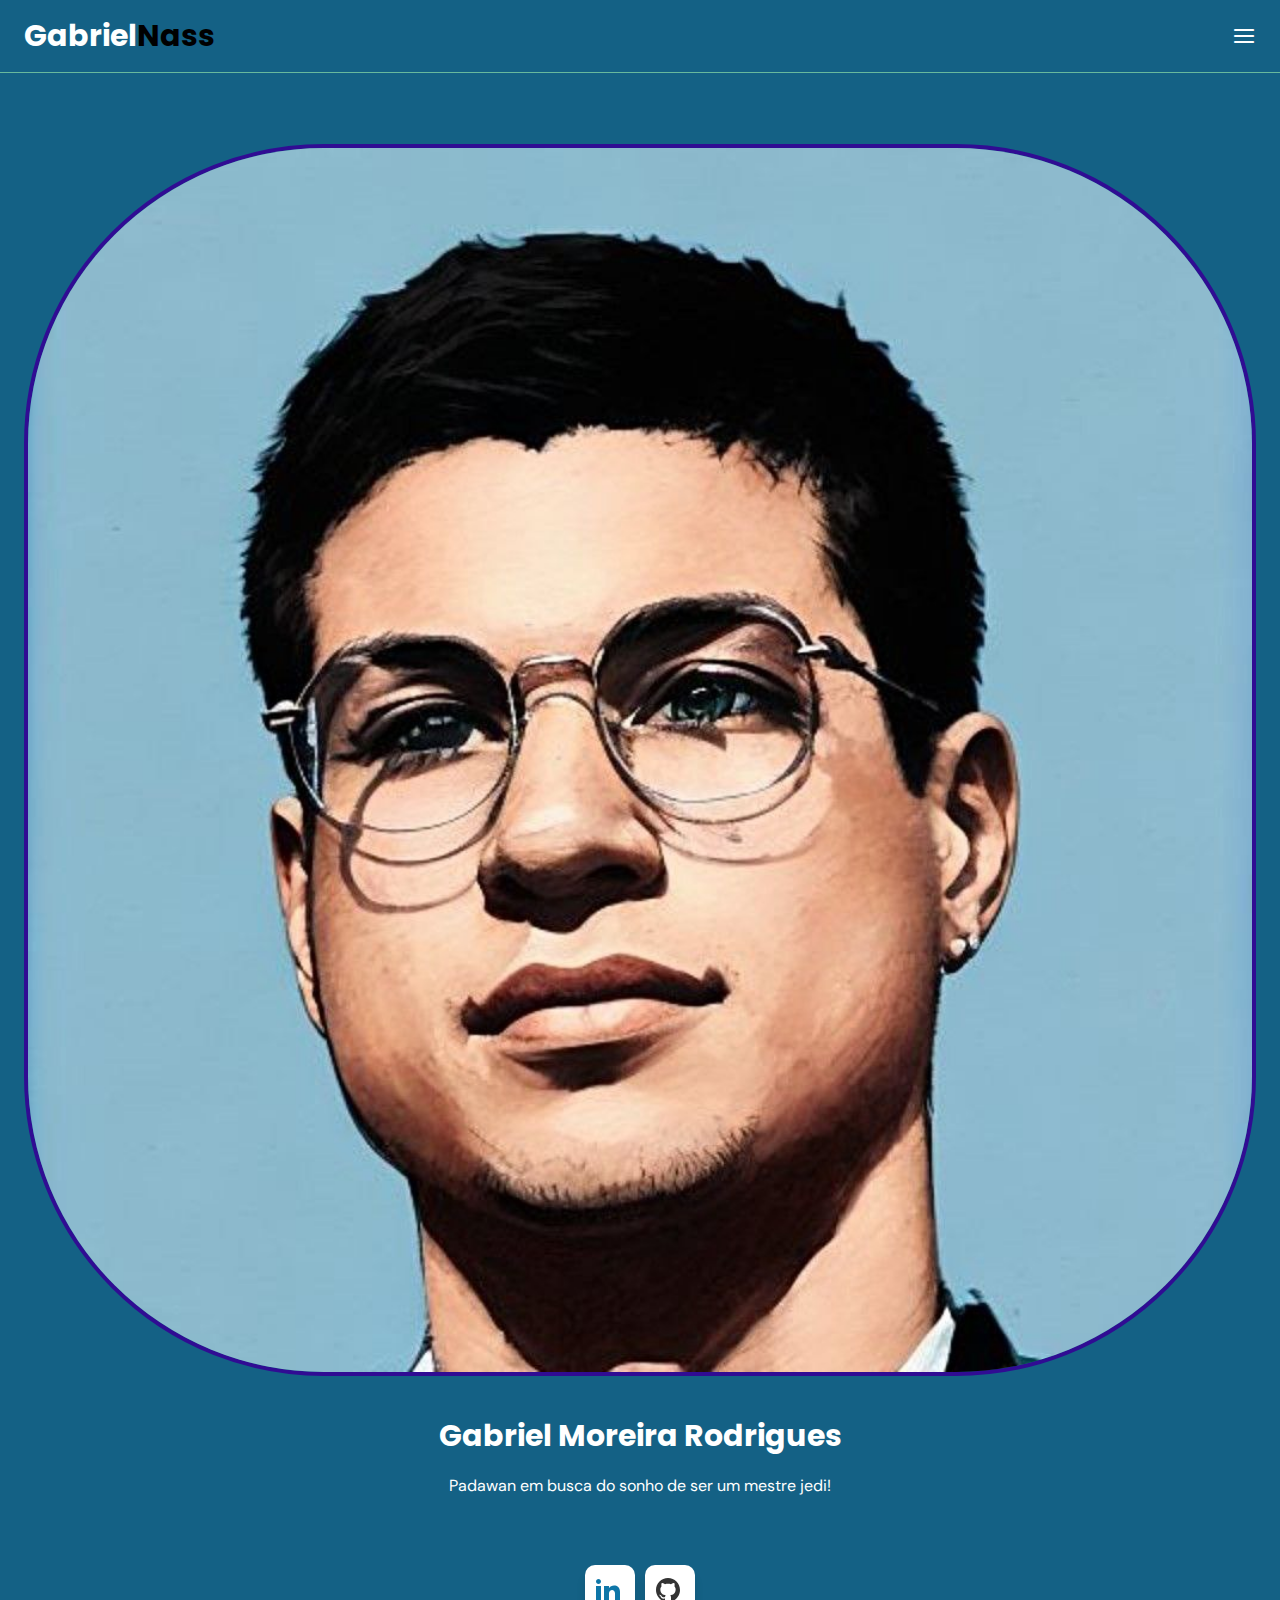
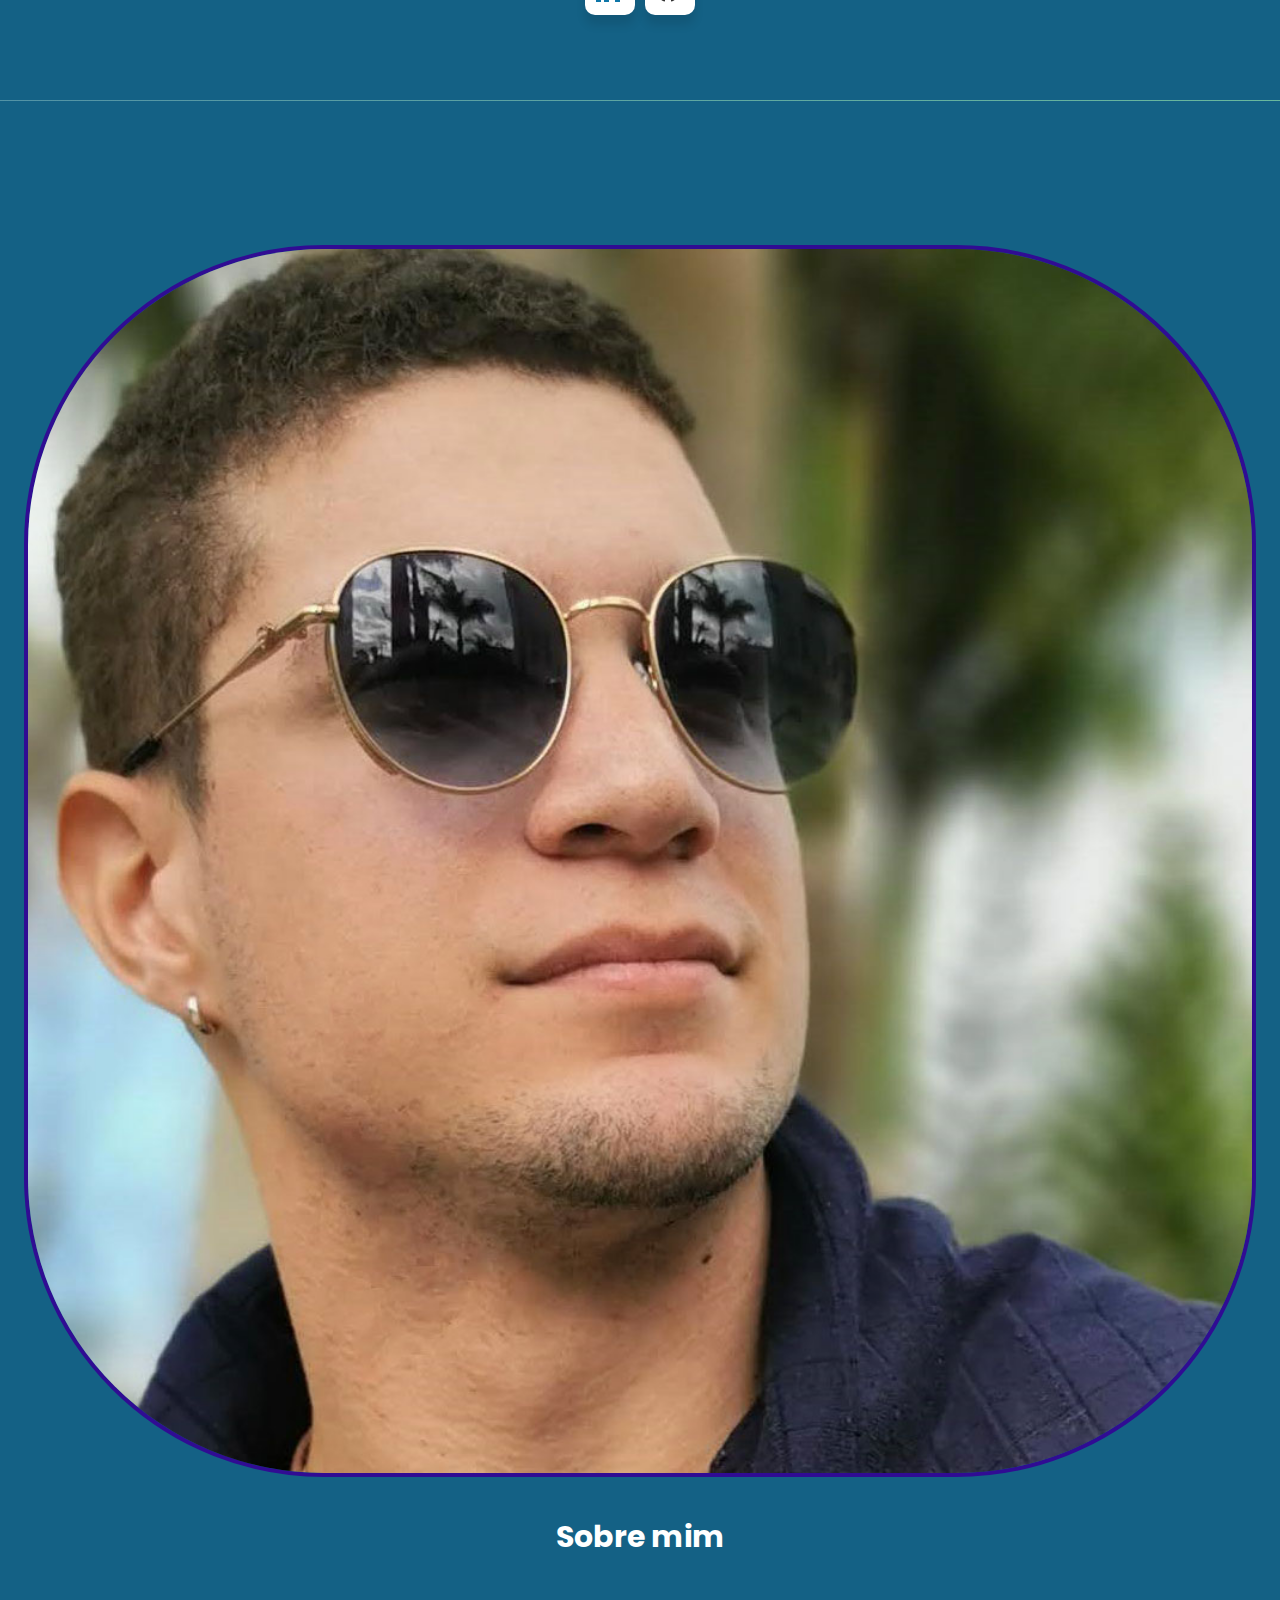
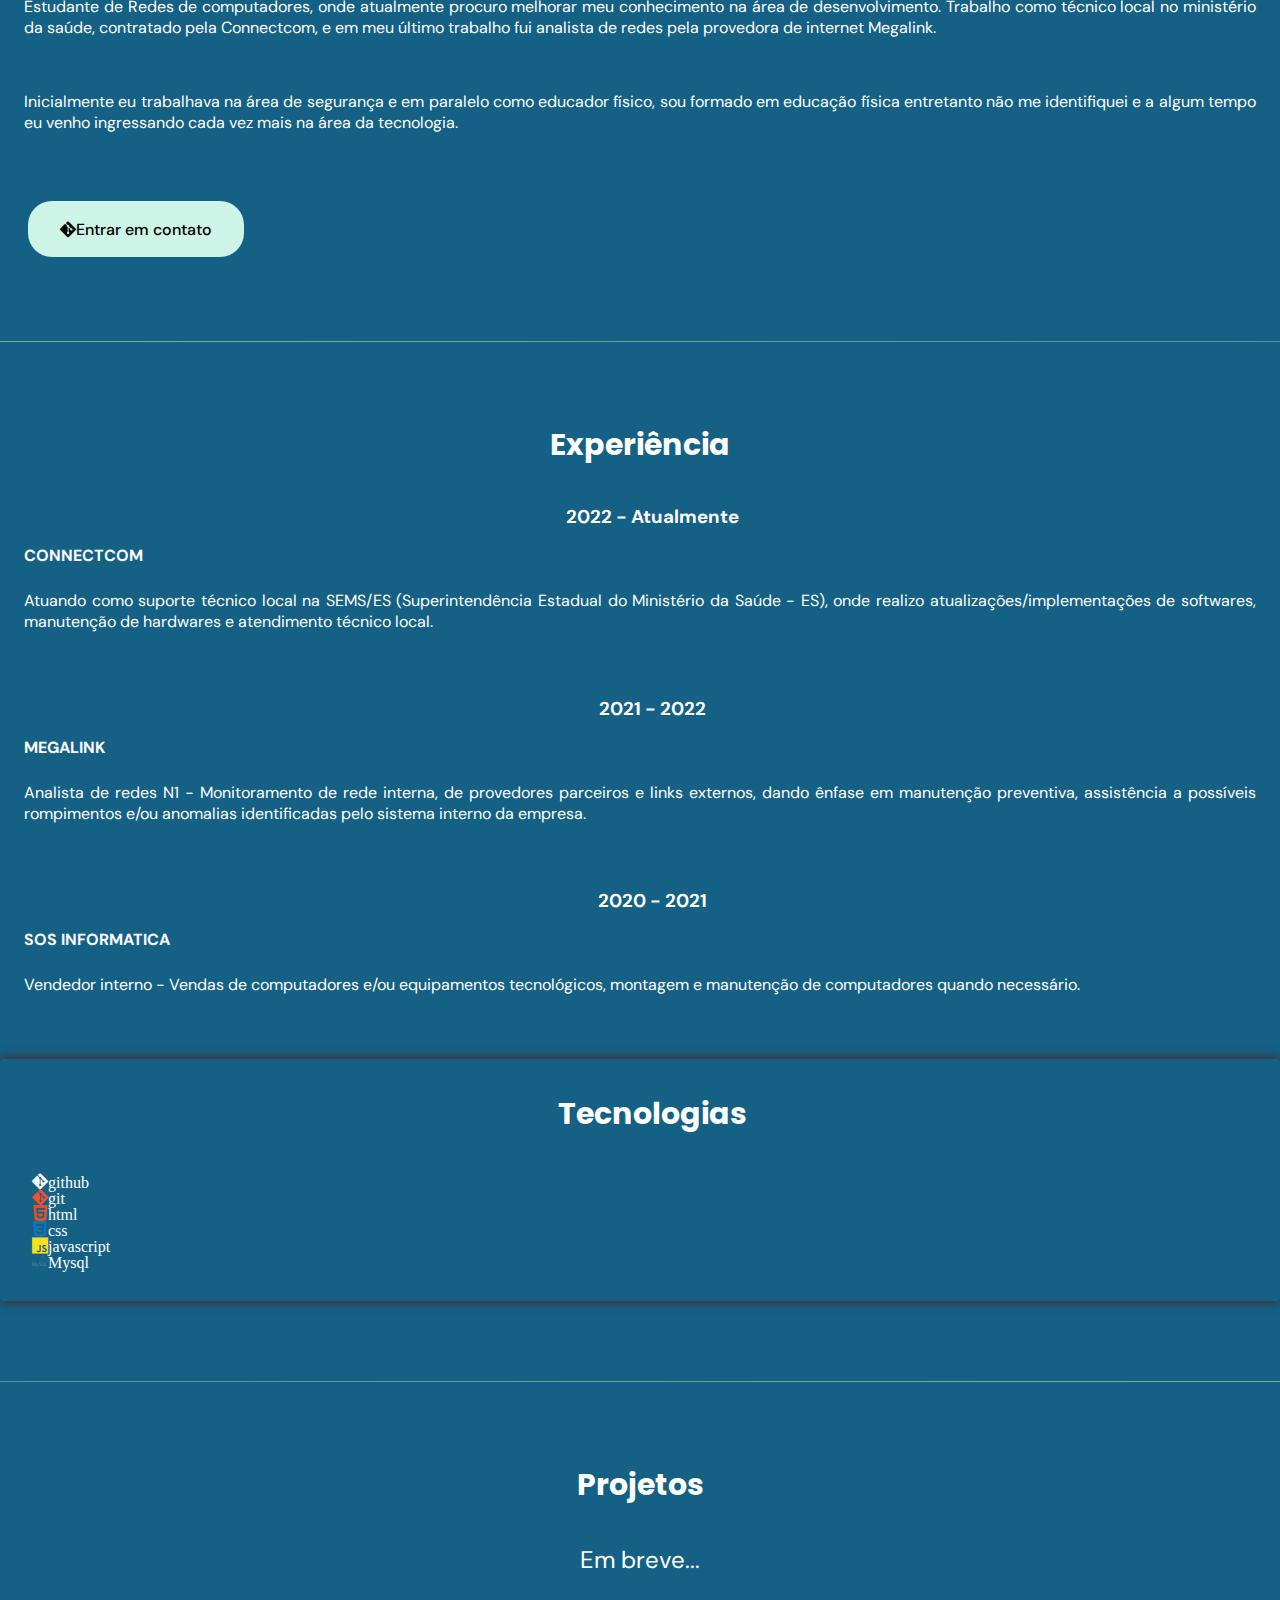
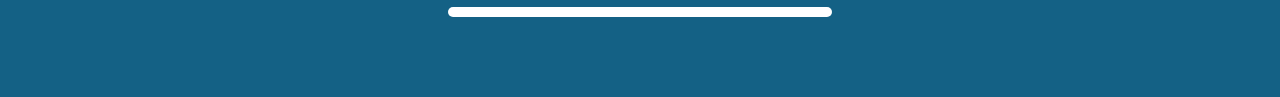
<file: index.html>
<!DOCTYPE html>
<html lang="pt_BR">
  <head>
    <!-- PAGE INFO -->
    <meta charset="UTF-8" />
    <meta name="viewport" content="width=device-width, initial-scale=1.0" />
    <title>GabrielNass</title>

    <!-- Icones -->
    <link rel="stylesheet" href="assets/fonts/style.css" />
    <link rel="stylesheet" href="assets/fonts coloridas/style.css" />

    <!-- STYLES -->
    <link rel="stylesheet" href="style.css" />

    <!-- Fonts -->
    <link rel="preconnect" href="https://fonts.googleapis.com">
    <link rel="preconnect" href="https://fonts.gstatic.com" crossorigin>
    <link href="https://fonts.googleapis.com/css2?family=DM+Sans:wght@400;500;700&family=Poppins:wght@400;500;700&display=swap" rel="stylesheet">


  </head>
  <body>
    <header id="header">
      <nav class="container">
        <a class="logo" href="#">Gabriel<span>Nass</span></a>
        <!-- menu -->
        <div class="menu">
          <ul class="grid">
            <li><a class="title" href="#home">Início</a></li>
            <li><a class="title" href="#about">Sobre mim</a></li>
            <li><a class="title" href="#experience">Experiência</a></li>
            <li><a class="title" href="#project">Projetos</a></li>
          </ul>
        </div>
        <!-- /menu -->
        <div class="toggle icon-menu"></div>
        <div class="toggle icon-x"></div>
      </nav>
    </header>

    <main>
      <!-- HOME -->
      <section class="section" id="home">
        <div class="container grid">
          <div class="image">
            <img
              src="assets/fotos/Gabriel desenho.jpg"
              alt="Foto animada do Gabriel Nass"
            />
          </div>
          <div class="text">
            <h2 class="title">Gabriel Moreira Rodrigues</h2>
            <p>Padawan em busca do sonho de ser um mestre jedi!</p>
          </div>
            <div class="social-links">
              <div id="linkedin" class="social-btn flex-center">
                <svg viewBox="0 0 24 24" height="24" width="24" xmlns="http://www.w3.org/2000/svg"><path d="M4.98 3.5c0 1.381-1.11 2.5-2.48 2.5s-2.48-1.119-2.48-2.5c0-1.38 1.11-2.5 2.48-2.5s2.48 1.12 2.48 2.5zm.02 4.5h-5v16h5v-16zm7.982 0h-4.968v16h4.969v-8.399c0-4.67 6.029-5.052 6.029 0v8.399h4.988v-10.131c0-7.88-8.922-7.593-11.018-3.714v-2.155z"></path></svg><span>in/Gabriel Rodrigues</span>
                <a href="https://www.linkedin.com/in/gabriel-rodrigues-769a4421a/"></a>
              </div>
          
              <div id="github" class="social-btn flex-center">
                <svg viewBox="0 0 24 24" height="24" width="24" xmlns="http://www.w3.org/2000/svg"><path d="M12 0c-6.626 0-12 5.373-12 12 0 5.302 3.438 9.8 8.207 11.387.599.111.793-.261.793-.577v-2.234c-3.338.726-4.033-1.416-4.033-1.416-.546-1.387-1.333-1.756-1.333-1.756-1.089-.745.083-.729.083-.729 1.205.084 1.839 1.237 1.839 1.237 1.07 1.834 2.807 1.304 3.492.997.107-.775.418-1.305.762-1.604-2.665-.305-5.467-1.334-5.467-5.931 0-1.311.469-2.381 1.236-3.221-.124-.303-.535-1.524.117-3.176 0 0 1.008-.322 3.301 1.23.957-.266 1.983-.399 3.003-.404 1.02.005 2.047.138 3.006.404 2.291-1.552 3.297-1.23 3.297-1.23.653 1.653.242 2.874.118 3.176.77.84 1.235 1.911 1.235 3.221 0 4.609-2.807 5.624-5.479 5.921.43.372.823 1.102.823 2.222v3.293c0 .319.192.694.801.576 4.765-1.589 8.199-6.086 8.199-11.386 0-6.627-5.373-12-12-12z"></path></svg><span>Grodrigues22</span>
            </div>
          </div>
        </div>
      </section>

      <div class="divider-1"></div>
      
     <!-- SOBRE MIM --> 
      <section class="section" id="about">
        <div class="container grid">
          <div class="image">
            <img
              src="assets/fotos/foto de perfil.jpg"
              alt="Foto de perfil do Gabriel"
            />
          </div>
          <div class="text">
            <h2 class="title">Sobre mim</h2>
            <p>Estudante de Redes de computadores, onde atualmente procuro melhorar meu conhecimento na área de desenvolvimento. Trabalho como técnico local no ministério da saúde, contratado pela Connectcom, e em meu último trabalho fui analista de redes pela provedora de internet Megalink.</p>
            <br/>
            <p>Inicialmente eu trabalhava na área de segurança e em paralelo como educador físico, sou formado em educação física entretanto não me identifiquei e a algum tempo eu venho ingressando cada vez mais na área da tecnologia.</p>
          </div>
          <div>
              <a class="button" href="https://api.whatsapp.com/send?phone=5527992019594&text=Me%20chamo%20Gabriel,%20no%20que%20posso%20te%20ajudar?"><i class="icon-whatsapp"></i> Entrar em contato</a>
          </div>
        </div>
      </section>

      <div class="divider-2"></div>

      <!-- EXPERIENCIA --> 
      <section class="section" id="experience">
        <div class="conteiner grid">
          <div class="text">
            <h2 class="title">Experiência</h2>
            <h3>2022 - Atualmente</h3>
            <h4>CONNECTCOM</h4>
            <p>Atuando como suporte técnico local na SEMS/ES (Superintendência Estadual do Ministério da Saúde - ES), onde realizo atualizações/implementações de softwares, manutenção de hardwares e atendimento técnico local.</p>
          </div>
          <div class="text">
            <h3>2021 - 2022</h3>
            <h4>MEGALINK</h4>
            <p>Analista de redes N1 - Monitoramento de rede interna, de provedores parceiros e links externos, dando ênfase em manutenção preventiva, assistência a possíveis rompimentos e/ou anomalias identificadas pelo sistema interno da empresa.</p>
          </div>
          <div class="text">
            <h3>2020 - 2021</h3>
            <h4>SOS INFORMATICA</h4>
            <p>Vendedor interno - Vendas de computadores e/ou equipamentos tecnológicos, montagem e manutenção de computadores quando necessário.</p>
          </div>
            
          <div class="conteiner grid" id="cards">
            <blockquote>
              <h3 class="title card">Tecnologias</h3>
             <div class="card">
              <div class="icon-whatsapp">github</div>
              <div class="icon-git">git</div>
              <div class="icon-html5">html</div>
              <div class="icon-css3">css</div>
              <div class="icon-javascript">javascript</div>
              <div class="icon-mysql">Mysql</div>
            </blockquote>
          </div>
        </div>
      </section>

      <div class="divider-1"></div>

      <!-- PROJETOS --> 
      <section class="section" id="project">
        <div class="conteiner grid">
          <div class="text">
            <h2 class="title">Projetos</h2>
            <div class="loader">
              <div class="loader-text">Em breve...</div>
              <div class="loader-bar"></div>
            </div>
          </div>
        </div>
      </section>
    </main>

    <script src="main.js"></script>

  </body>
</html>
</file>
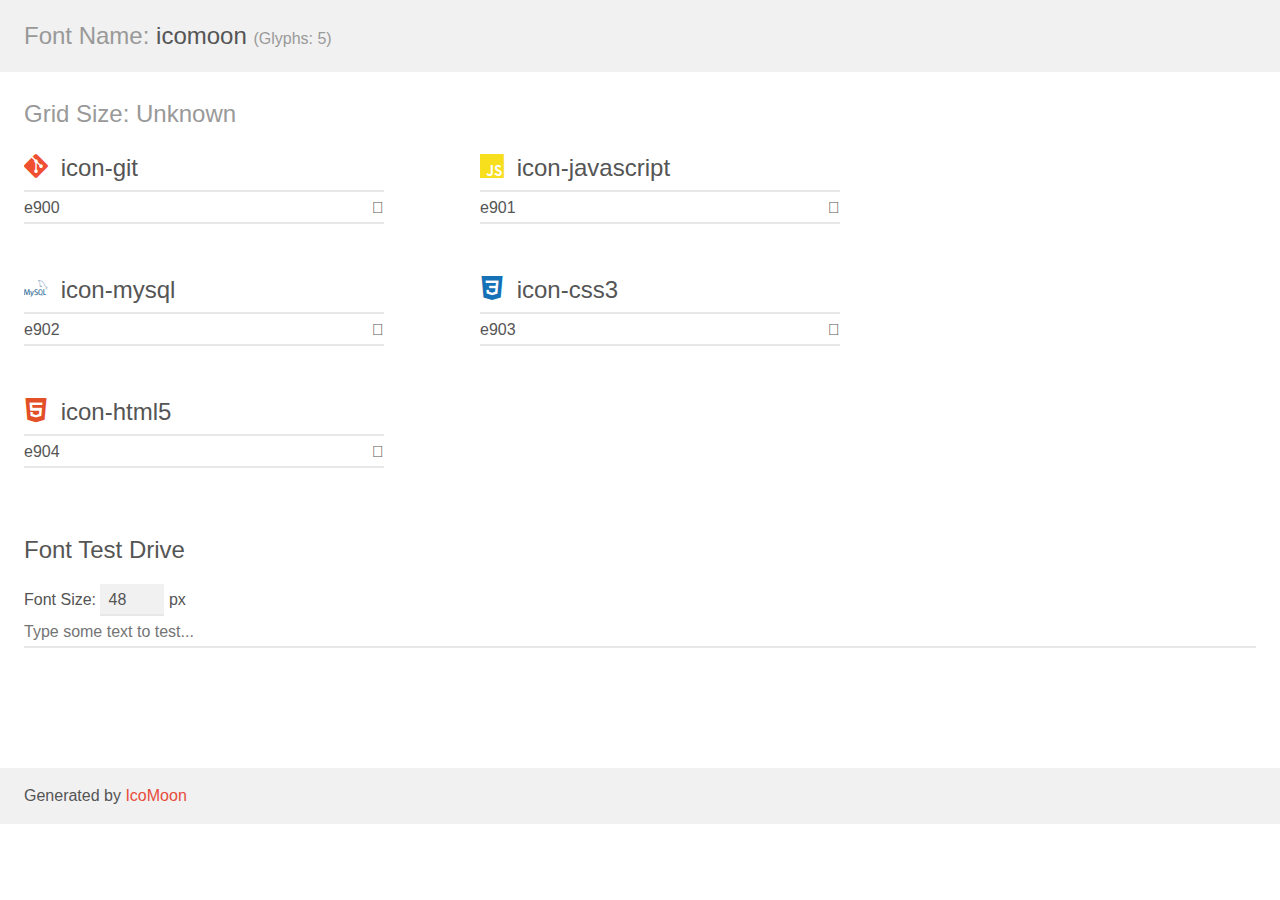
<file: assets/fonts coloridas/demo.html>
<!doctype html>
<html>
<head>
    <meta charset="utf-8">
    <title>IcoMoon Demo</title>
    <meta name="description" content="An Icon Font Generated By IcoMoon.io">
    <meta name="viewport" content="width=device-width, initial-scale=1">
    <link rel="stylesheet" href="demo-files/demo.css">
    <link rel="stylesheet" href="style.css"></head>
<body>
    <div class="bgc1 clearfix">
        <h1 class="mhmm mvm"><span class="fgc1">Font Name:</span> icomoon <small class="fgc1">(Glyphs:&nbsp;5)</small></h1>
    </div>
    <div class="clearfix mhl ptl">
        <h1 class="mvm mtn fgc1">Grid Size: Unknown</h1>
        <div class="glyph fs1">
            <div class="clearfix bshadow0 pbs">
                <span class="icon-git"></span>
                <span class="mls"> icon-git</span>
            </div>
            <fieldset class="fs0 size1of1 clearfix hidden-false">
                <input type="text" readonly value="e900" class="unit size1of2" />
                <input type="text" maxlength="1" readonly value="&#xe900;" class="unitRight size1of2 talign-right" />
            </fieldset>
            <div class="fs0 bshadow0 clearfix hidden-true">
                <span class="unit pvs fgc1">liga: </span>
                <input type="text" readonly value="" class="liga unitRight" />
            </div>
        </div>
        <div class="glyph fs1">
            <div class="clearfix bshadow0 pbs">
                <span class="icon-javascript"></span>
                <span class="mls"> icon-javascript</span>
            </div>
            <fieldset class="fs0 size1of1 clearfix hidden-false">
                <input type="text" readonly value="e901" class="unit size1of2" />
                <input type="text" maxlength="1" readonly value="&#xe901;" class="unitRight size1of2 talign-right" />
            </fieldset>
            <div class="fs0 bshadow0 clearfix hidden-true">
                <span class="unit pvs fgc1">liga: </span>
                <input type="text" readonly value="" class="liga unitRight" />
            </div>
        </div>
        <div class="glyph fs1">
            <div class="clearfix bshadow0 pbs">
                <span class="icon-mysql"></span>
                <span class="mls"> icon-mysql</span>
            </div>
            <fieldset class="fs0 size1of1 clearfix hidden-false">
                <input type="text" readonly value="e902" class="unit size1of2" />
                <input type="text" maxlength="1" readonly value="&#xe902;" class="unitRight size1of2 talign-right" />
            </fieldset>
            <div class="fs0 bshadow0 clearfix hidden-true">
                <span class="unit pvs fgc1">liga: </span>
                <input type="text" readonly value="" class="liga unitRight" />
            </div>
        </div>
        <div class="glyph fs1">
            <div class="clearfix bshadow0 pbs">
                <span class="icon-css3"></span>
                <span class="mls"> icon-css3</span>
            </div>
            <fieldset class="fs0 size1of1 clearfix hidden-false">
                <input type="text" readonly value="e903" class="unit size1of2" />
                <input type="text" maxlength="1" readonly value="&#xe903;" class="unitRight size1of2 talign-right" />
            </fieldset>
            <div class="fs0 bshadow0 clearfix hidden-true">
                <span class="unit pvs fgc1">liga: </span>
                <input type="text" readonly value="" class="liga unitRight" />
            </div>
        </div>
        <div class="glyph fs1">
            <div class="clearfix bshadow0 pbs">
                <span class="icon-html5"></span>
                <span class="mls"> icon-html5</span>
            </div>
            <fieldset class="fs0 size1of1 clearfix hidden-false">
                <input type="text" readonly value="e904" class="unit size1of2" />
                <input type="text" maxlength="1" readonly value="&#xe904;" class="unitRight size1of2 talign-right" />
            </fieldset>
            <div class="fs0 bshadow0 clearfix hidden-true">
                <span class="unit pvs fgc1">liga: </span>
                <input type="text" readonly value="" class="liga unitRight" />
            </div>
        </div>
    </div>

    <!--[if gt IE 8]><!-->
    <div class="mhl clearfix mbl">
        <h1>Font Test Drive</h1>
        <label>
            Font Size: <input id="fontSize" type="number" class="textbox0 mbm"
            min="8" value="48" />
            px
        </label>
        <input id="testText" type="text" class="phl size1of1 mvl"
        placeholder="Type some text to test..." value=""/>
        <div id="testDrive" class="icon-" style="font-family: icomoon">&nbsp;
        </div>
    </div>
    <!--<![endif]-->
    <div class="bgc1 clearfix">
        <p class="mhl">Generated by <a href="https://icomoon.io/app">IcoMoon</a></p>
    </div>

    <script src="demo-files/demo.js"></script>
</body>
</html>
</file>
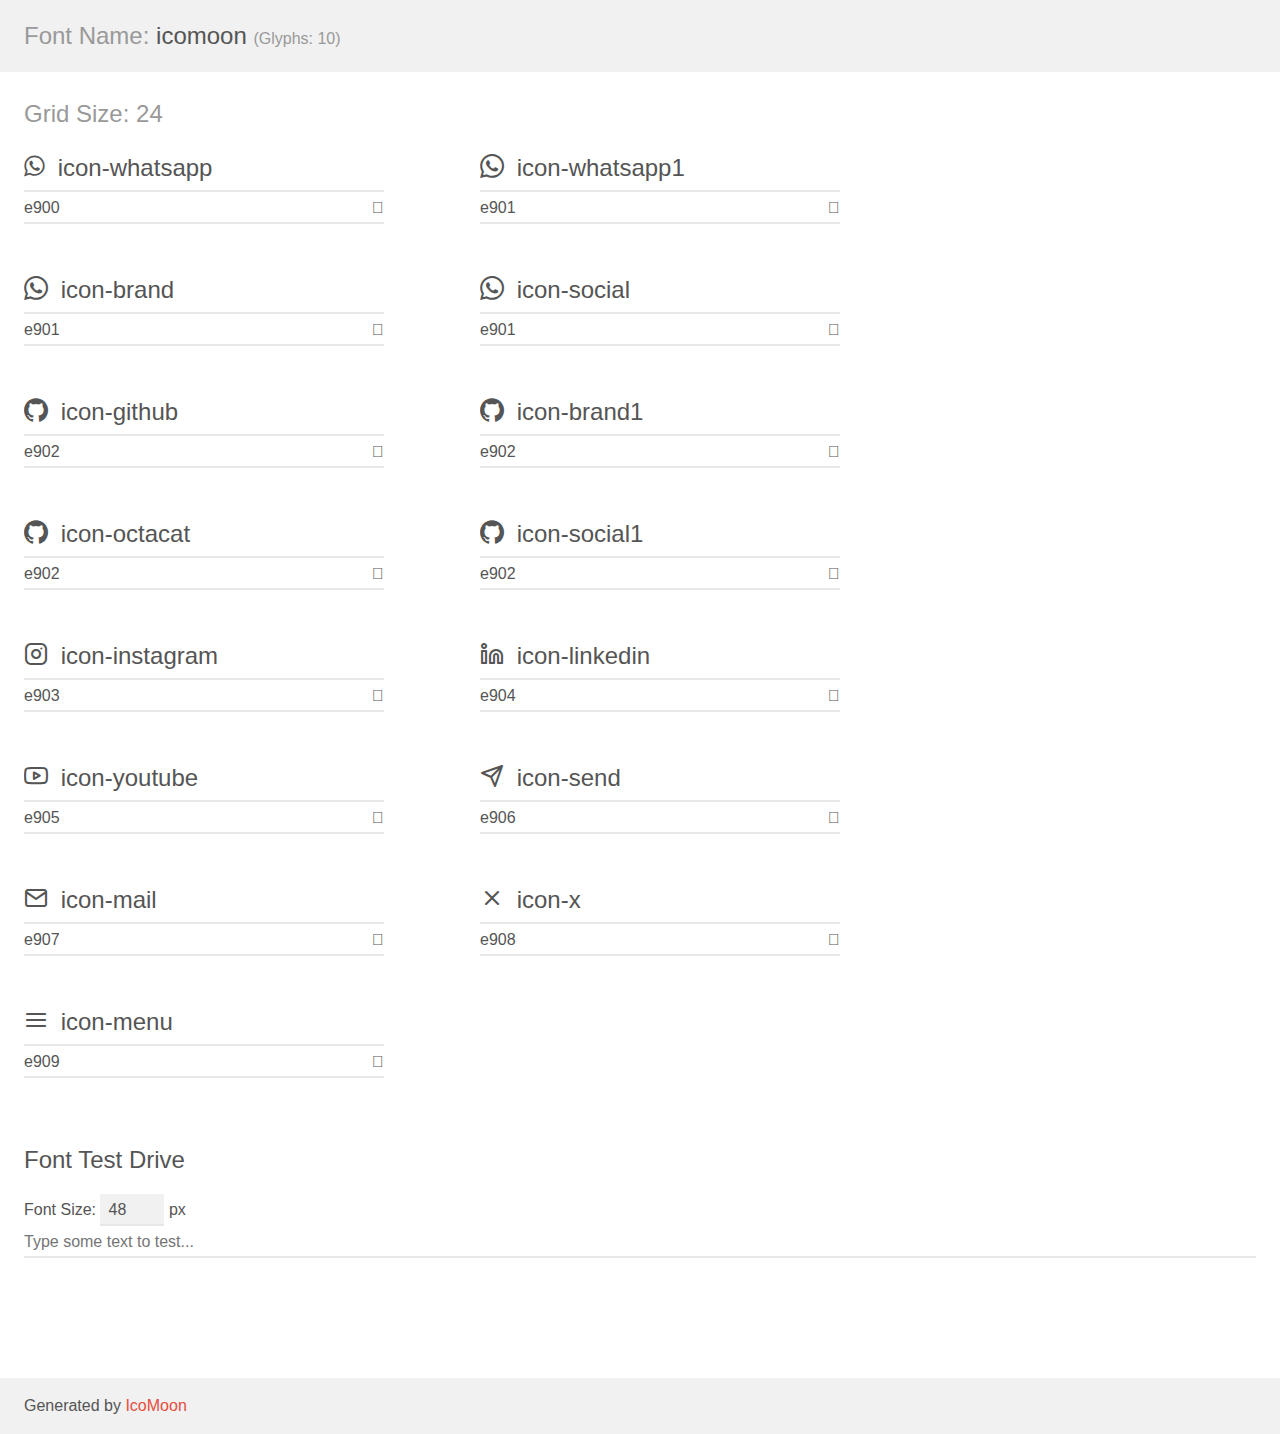
<file: assets/fonts/demo.html>
<!doctype html>
<html>
<head>
    <meta charset="utf-8">
    <title>IcoMoon Demo</title>
    <meta name="description" content="An Icon Font Generated By IcoMoon.io">
    <meta name="viewport" content="width=device-width, initial-scale=1">
    <link rel="stylesheet" href="demo-files/demo.css">
    <link rel="stylesheet" href="style.css"></head>
<body>
    <div class="bgc1 clearfix">
        <h1 class="mhmm mvm"><span class="fgc1">Font Name:</span> icomoon <small class="fgc1">(Glyphs:&nbsp;10)</small></h1>
    </div>
    <div class="clearfix mhl ptl">
        <h1 class="mvm mtn fgc1">Grid Size: 24</h1>
        <div class="glyph fs1">
            <div class="clearfix bshadow0 pbs">
                <span class="icon-whatsapp"></span>
                <span class="mls"> icon-whatsapp</span>
            </div>
            <fieldset class="fs0 size1of1 clearfix hidden-false">
                <input type="text" readonly value="e900" class="unit size1of2" />
                <input type="text" maxlength="1" readonly value="&#xe900;" class="unitRight size1of2 talign-right" />
            </fieldset>
            <div class="fs0 bshadow0 clearfix hidden-true">
                <span class="unit pvs fgc1">liga: </span>
                <input type="text" readonly value="" class="liga unitRight" />
            </div>
        </div>
        <div class="glyph fs1">
            <div class="clearfix bshadow0 pbs">
                <span class="icon-whatsapp1"></span>
                <span class="mls"> icon-whatsapp1</span>
            </div>
            <fieldset class="fs0 size1of1 clearfix hidden-false">
                <input type="text" readonly value="e901" class="unit size1of2" />
                <input type="text" maxlength="1" readonly value="&#xe901;" class="unitRight size1of2 talign-right" />
            </fieldset>
            <div class="fs0 bshadow0 clearfix hidden-true">
                <span class="unit pvs fgc1">liga: </span>
                <input type="text" readonly value="" class="liga unitRight" />
            </div>
        </div>
        <div class="glyph fs1">
            <div class="clearfix bshadow0 pbs">
                <span class="icon-brand"></span>
                <span class="mls"> icon-brand</span>
            </div>
            <fieldset class="fs0 size1of1 clearfix hidden-false">
                <input type="text" readonly value="e901" class="unit size1of2" />
                <input type="text" maxlength="1" readonly value="&#xe901;" class="unitRight size1of2 talign-right" />
            </fieldset>
            <div class="fs0 bshadow0 clearfix hidden-true">
                <span class="unit pvs fgc1">liga: </span>
                <input type="text" readonly value="" class="liga unitRight" />
            </div>
        </div>
        <div class="glyph fs1">
            <div class="clearfix bshadow0 pbs">
                <span class="icon-social"></span>
                <span class="mls"> icon-social</span>
            </div>
            <fieldset class="fs0 size1of1 clearfix hidden-false">
                <input type="text" readonly value="e901" class="unit size1of2" />
                <input type="text" maxlength="1" readonly value="&#xe901;" class="unitRight size1of2 talign-right" />
            </fieldset>
            <div class="fs0 bshadow0 clearfix hidden-true">
                <span class="unit pvs fgc1">liga: </span>
                <input type="text" readonly value="" class="liga unitRight" />
            </div>
        </div>
        <div class="glyph fs1">
            <div class="clearfix bshadow0 pbs">
                <span class="icon-github"></span>
                <span class="mls"> icon-github</span>
            </div>
            <fieldset class="fs0 size1of1 clearfix hidden-false">
                <input type="text" readonly value="e902" class="unit size1of2" />
                <input type="text" maxlength="1" readonly value="&#xe902;" class="unitRight size1of2 talign-right" />
            </fieldset>
            <div class="fs0 bshadow0 clearfix hidden-true">
                <span class="unit pvs fgc1">liga: </span>
                <input type="text" readonly value="" class="liga unitRight" />
            </div>
        </div>
        <div class="glyph fs1">
            <div class="clearfix bshadow0 pbs">
                <span class="icon-brand1"></span>
                <span class="mls"> icon-brand1</span>
            </div>
            <fieldset class="fs0 size1of1 clearfix hidden-false">
                <input type="text" readonly value="e902" class="unit size1of2" />
                <input type="text" maxlength="1" readonly value="&#xe902;" class="unitRight size1of2 talign-right" />
            </fieldset>
            <div class="fs0 bshadow0 clearfix hidden-true">
                <span class="unit pvs fgc1">liga: </span>
                <input type="text" readonly value="" class="liga unitRight" />
            </div>
        </div>
        <div class="glyph fs1">
            <div class="clearfix bshadow0 pbs">
                <span class="icon-octacat"></span>
                <span class="mls"> icon-octacat</span>
            </div>
            <fieldset class="fs0 size1of1 clearfix hidden-false">
                <input type="text" readonly value="e902" class="unit size1of2" />
                <input type="text" maxlength="1" readonly value="&#xe902;" class="unitRight size1of2 talign-right" />
            </fieldset>
            <div class="fs0 bshadow0 clearfix hidden-true">
                <span class="unit pvs fgc1">liga: </span>
                <input type="text" readonly value="" class="liga unitRight" />
            </div>
        </div>
        <div class="glyph fs1">
            <div class="clearfix bshadow0 pbs">
                <span class="icon-social1"></span>
                <span class="mls"> icon-social1</span>
            </div>
            <fieldset class="fs0 size1of1 clearfix hidden-false">
                <input type="text" readonly value="e902" class="unit size1of2" />
                <input type="text" maxlength="1" readonly value="&#xe902;" class="unitRight size1of2 talign-right" />
            </fieldset>
            <div class="fs0 bshadow0 clearfix hidden-true">
                <span class="unit pvs fgc1">liga: </span>
                <input type="text" readonly value="" class="liga unitRight" />
            </div>
        </div>
        <div class="glyph fs1">
            <div class="clearfix bshadow0 pbs">
                <span class="icon-instagram"></span>
                <span class="mls"> icon-instagram</span>
            </div>
            <fieldset class="fs0 size1of1 clearfix hidden-false">
                <input type="text" readonly value="e903" class="unit size1of2" />
                <input type="text" maxlength="1" readonly value="&#xe903;" class="unitRight size1of2 talign-right" />
            </fieldset>
            <div class="fs0 bshadow0 clearfix hidden-true">
                <span class="unit pvs fgc1">liga: </span>
                <input type="text" readonly value="" class="liga unitRight" />
            </div>
        </div>
        <div class="glyph fs1">
            <div class="clearfix bshadow0 pbs">
                <span class="icon-linkedin"></span>
                <span class="mls"> icon-linkedin</span>
            </div>
            <fieldset class="fs0 size1of1 clearfix hidden-false">
                <input type="text" readonly value="e904" class="unit size1of2" />
                <input type="text" maxlength="1" readonly value="&#xe904;" class="unitRight size1of2 talign-right" />
            </fieldset>
            <div class="fs0 bshadow0 clearfix hidden-true">
                <span class="unit pvs fgc1">liga: </span>
                <input type="text" readonly value="" class="liga unitRight" />
            </div>
        </div>
        <div class="glyph fs1">
            <div class="clearfix bshadow0 pbs">
                <span class="icon-youtube"></span>
                <span class="mls"> icon-youtube</span>
            </div>
            <fieldset class="fs0 size1of1 clearfix hidden-false">
                <input type="text" readonly value="e905" class="unit size1of2" />
                <input type="text" maxlength="1" readonly value="&#xe905;" class="unitRight size1of2 talign-right" />
            </fieldset>
            <div class="fs0 bshadow0 clearfix hidden-true">
                <span class="unit pvs fgc1">liga: </span>
                <input type="text" readonly value="" class="liga unitRight" />
            </div>
        </div>
        <div class="glyph fs1">
            <div class="clearfix bshadow0 pbs">
                <span class="icon-send"></span>
                <span class="mls"> icon-send</span>
            </div>
            <fieldset class="fs0 size1of1 clearfix hidden-false">
                <input type="text" readonly value="e906" class="unit size1of2" />
                <input type="text" maxlength="1" readonly value="&#xe906;" class="unitRight size1of2 talign-right" />
            </fieldset>
            <div class="fs0 bshadow0 clearfix hidden-true">
                <span class="unit pvs fgc1">liga: </span>
                <input type="text" readonly value="" class="liga unitRight" />
            </div>
        </div>
        <div class="glyph fs1">
            <div class="clearfix bshadow0 pbs">
                <span class="icon-mail"></span>
                <span class="mls"> icon-mail</span>
            </div>
            <fieldset class="fs0 size1of1 clearfix hidden-false">
                <input type="text" readonly value="e907" class="unit size1of2" />
                <input type="text" maxlength="1" readonly value="&#xe907;" class="unitRight size1of2 talign-right" />
            </fieldset>
            <div class="fs0 bshadow0 clearfix hidden-true">
                <span class="unit pvs fgc1">liga: </span>
                <input type="text" readonly value="" class="liga unitRight" />
            </div>
        </div>
        <div class="glyph fs1">
            <div class="clearfix bshadow0 pbs">
                <span class="icon-x"></span>
                <span class="mls"> icon-x</span>
            </div>
            <fieldset class="fs0 size1of1 clearfix hidden-false">
                <input type="text" readonly value="e908" class="unit size1of2" />
                <input type="text" maxlength="1" readonly value="&#xe908;" class="unitRight size1of2 talign-right" />
            </fieldset>
            <div class="fs0 bshadow0 clearfix hidden-true">
                <span class="unit pvs fgc1">liga: </span>
                <input type="text" readonly value="" class="liga unitRight" />
            </div>
        </div>
        <div class="glyph fs1">
            <div class="clearfix bshadow0 pbs">
                <span class="icon-menu"></span>
                <span class="mls"> icon-menu</span>
            </div>
            <fieldset class="fs0 size1of1 clearfix hidden-false">
                <input type="text" readonly value="e909" class="unit size1of2" />
                <input type="text" maxlength="1" readonly value="&#xe909;" class="unitRight size1of2 talign-right" />
            </fieldset>
            <div class="fs0 bshadow0 clearfix hidden-true">
                <span class="unit pvs fgc1">liga: </span>
                <input type="text" readonly value="" class="liga unitRight" />
            </div>
        </div>
    </div>

    <!--[if gt IE 8]><!-->
    <div class="mhl clearfix mbl">
        <h1>Font Test Drive</h1>
        <label>
            Font Size: <input id="fontSize" type="number" class="textbox0 mbm"
            min="8" value="48" />
            px
        </label>
        <input id="testText" type="text" class="phl size1of1 mvl"
        placeholder="Type some text to test..." value=""/>
        <div id="testDrive" class="icon-" style="font-family: icomoon">&nbsp;
        </div>
    </div>
    <!--<![endif]-->
    <div class="bgc1 clearfix">
        <p class="mhl">Generated by <a href="https://icomoon.io/app">IcoMoon</a></p>
    </div>

    <script src="demo-files/demo.js"></script>
</body>
</html>
</file>
<file: assets/fonts/style.css>
@font-face {
  font-family: 'icomoon';
  src:  url('fonts/icomoon.eot?ko1ryf');
  src:  url('fonts/icomoon.eot?ko1ryf#iefix') format('embedded-opentype'),
    url('fonts/icomoon.ttf?ko1ryf') format('truetype'),
    url('fonts/icomoon.woff?ko1ryf') format('woff'),
    url('fonts/icomoon.svg?ko1ryf#icomoon') format('svg');
  font-weight: normal;
  font-style: normal;
  font-display: block;
}

[class^="icon-"], [class*=" icon-"] {
  /* use !important to prevent issues with browser extensions that change fonts */
  font-family: 'icomoon' !important;
  speak: never;
  font-style: normal;
  font-weight: normal;
  font-variant: normal;
  text-transform: none;
  line-height: 1;

  /* Better Font Rendering =========== */
  -webkit-font-smoothing: antialiased;
  -moz-osx-font-smoothing: grayscale;
}

.icon-whatsapp:before {
  content: "\e900";
}
.icon-whatsapp1:before {
  content: "\e901";
}
.icon-brand:before {
  content: "\e901";
}
.icon-social:before {
  content: "\e901";
}
.icon-github:before {
  content: "\e902";
}
.icon-brand1:before {
  content: "\e902";
}
.icon-octacat:before {
  content: "\e902";
}
.icon-social1:before {
  content: "\e902";
}
.icon-instagram:before {
  content: "\e903";
}
.icon-linkedin:before {
  content: "\e904";
}
.icon-youtube:before {
  content: "\e905";
}
.icon-send:before {
  content: "\e906";
}
.icon-mail:before {
  content: "\e907";
}
.icon-x:before {
  content: "\e908";
}
.icon-menu:before {
  content: "\e909";
}
</file>
<file: assets/fonts coloridas/style.css>
@font-face {
  font-family: 'icomoon';
  src:  url('fonts/icomoon.eot?kf3fml');
  src:  url('fonts/icomoon.eot?kf3fml#iefix') format('embedded-opentype'),
    url('fonts/icomoon.ttf?kf3fml') format('truetype'),
    url('fonts/icomoon.woff?kf3fml') format('woff'),
    url('fonts/icomoon.svg?kf3fml#icomoon') format('svg');
  font-weight: normal;
  font-style: normal;
  font-display: block;
}

[class^="icon-"], [class*=" icon-"] {
  /* use !important to prevent issues with browser extensions that change fonts */
  font-family: 'icomoon' !important;
  speak: never;
  font-style: normal;
  font-weight: normal;
  font-variant: normal;
  text-transform: none;
  line-height: 1;

  /* Better Font Rendering =========== */
  -webkit-font-smoothing: antialiased;
  -moz-osx-font-smoothing: grayscale;
}

.icon-git:before {
  content: "\e900";
  color: #f05032;
}
.icon-javascript:before {
  content: "\e901";
  color: #f7df1e;
}
.icon-mysql:before {
  content: "\e902";
  color: #4479a1;
}
.icon-css3:before {
  content: "\e903";
  color: #1572b6;
}
.icon-html5:before {
  content: "\e904";
  color: #e34f26;
}
</file>
<file: assets/fonts coloridas/demo-files/demo.css>
body {
  padding: 0;
  margin: 0;
  font-family: sans-serif;
  font-size: 1em;
  line-height: 1.5;
  color: #555;
  background: #fff;
}
h1 {
  font-size: 1.5em;
  font-weight: normal;
}
small {
  font-size: .66666667em;
}
a {
  color: #e74c3c;
  text-decoration: none;
}
a:hover, a:focus {
  box-shadow: 0 1px #e74c3c;
}
.bshadow0, input {
  box-shadow: inset 0 -2px #e7e7e7;
}
input:hover {
  box-shadow: inset 0 -2px #ccc;
}
input, fieldset {
  font-family: sans-serif;
  font-size: 1em;
  margin: 0;
  padding: 0;
  border: 0;
}
input {
  color: inherit;
  line-height: 1.5;
  height: 1.5em;
  padding: .25em 0;
}
input:focus {
  outline: none;
  box-shadow: inset 0 -2px #449fdb;
}
.glyph {
  font-size: 16px;
  width: 15em;
  padding-bottom: 1em;
  margin-right: 4em;
  margin-bottom: 1em;
  float: left;
  overflow: hidden;
}
.liga {
  width: 80%;
  width: calc(100% - 2.5em);
}
.talign-right {
  text-align: right;
}
.talign-center {
  text-align: center;
}
.bgc1 {
  background: #f1f1f1;
}
.fgc1 {
  color: #999;
}
.fgc0 {
  color: #000;
}
p {
  margin-top: 1em;
  margin-bottom: 1em;
}
.mvm {
  margin-top: .75em;
  margin-bottom: .75em;
}
.mtn {
  margin-top: 0;
}
.mtl, .mal {
  margin-top: 1.5em;
}
.mbl, .mal {
  margin-bottom: 1.5em;
}
.mal, .mhl {
  margin-left: 1.5em;
  margin-right: 1.5em;
}
.mhmm {
  margin-left: 1em;
  margin-right: 1em;
}
.mls {
  margin-left: .25em;
}
.ptl {
  padding-top: 1.5em;
}
.pbs, .pvs {
  padding-bottom: .25em;
}
.pvs, .pts {
  padding-top: .25em;
}
.unit {
  float: left;
}
.unitRight {
  float: right;
}
.size1of2 {
  width: 50%;
}
.size1of1 {
  width: 100%;
}
.clearfix:before, .clearfix:after {
  content: " ";
  display: table;
}
.clearfix:after {
  clear: both;
}
.hidden-true {
  display: none;
}
.textbox0 {
  width: 3em;
  background: #f1f1f1;
  padding: .25em .5em;
  line-height: 1.5;
  height: 1.5em;
}
#testDrive {
  display: block;
  padding-top: 24px;
  line-height: 1.5;
}
.fs0 {
  font-size: 16px;
}
.fs1 {
  font-size: 24px;
}
</file>
<file: assets/fonts/demo-files/demo.css>
body {
  padding: 0;
  margin: 0;
  font-family: sans-serif;
  font-size: 1em;
  line-height: 1.5;
  color: #555;
  background: #fff;
}
h1 {
  font-size: 1.5em;
  font-weight: normal;
}
small {
  font-size: .66666667em;
}
a {
  color: #e74c3c;
  text-decoration: none;
}
a:hover, a:focus {
  box-shadow: 0 1px #e74c3c;
}
.bshadow0, input {
  box-shadow: inset 0 -2px #e7e7e7;
}
input:hover {
  box-shadow: inset 0 -2px #ccc;
}
input, fieldset {
  font-family: sans-serif;
  font-size: 1em;
  margin: 0;
  padding: 0;
  border: 0;
}
input {
  color: inherit;
  line-height: 1.5;
  height: 1.5em;
  padding: .25em 0;
}
input:focus {
  outline: none;
  box-shadow: inset 0 -2px #449fdb;
}
.glyph {
  font-size: 16px;
  width: 15em;
  padding-bottom: 1em;
  margin-right: 4em;
  margin-bottom: 1em;
  float: left;
  overflow: hidden;
}
.liga {
  width: 80%;
  width: calc(100% - 2.5em);
}
.talign-right {
  text-align: right;
}
.talign-center {
  text-align: center;
}
.bgc1 {
  background: #f1f1f1;
}
.fgc1 {
  color: #999;
}
.fgc0 {
  color: #000;
}
p {
  margin-top: 1em;
  margin-bottom: 1em;
}
.mvm {
  margin-top: .75em;
  margin-bottom: .75em;
}
.mtn {
  margin-top: 0;
}
.mtl, .mal {
  margin-top: 1.5em;
}
.mbl, .mal {
  margin-bottom: 1.5em;
}
.mal, .mhl {
  margin-left: 1.5em;
  margin-right: 1.5em;
}
.mhmm {
  margin-left: 1em;
  margin-right: 1em;
}
.mls {
  margin-left: .25em;
}
.ptl {
  padding-top: 1.5em;
}
.pbs, .pvs {
  padding-bottom: .25em;
}
.pvs, .pts {
  padding-top: .25em;
}
.unit {
  float: left;
}
.unitRight {
  float: right;
}
.size1of2 {
  width: 50%;
}
.size1of1 {
  width: 100%;
}
.clearfix:before, .clearfix:after {
  content: " ";
  display: table;
}
.clearfix:after {
  clear: both;
}
.hidden-true {
  display: none;
}
.textbox0 {
  width: 3em;
  background: #f1f1f1;
  padding: .25em .5em;
  line-height: 1.5;
  height: 1.5em;
}
#testDrive {
  display: block;
  padding-top: 24px;
  line-height: 1.5;
}
.fs0 {
  font-size: 16px;
}
.fs1 {
  font-size: 24px;
}
</file>
<file: style.css>
/* ================  RESET ===================*/
* {
    margin: 0;
    padding: 0;
    box-sizing: border-box;
}

ul {
    list-style: none;
}

a {
    text-decoration: none;
}

img {
    width: 100%;
    height: auto;
}

/* ================  VARIABLES ===================*/
:root {
    --header-height: 4rem;

    /* colors */
    --hue: 159;
    /* HSL color mode */
    --base-color: #146185;
    --base-color-second: hsl(var(--hue) 65% 88%);
    --base-color-alt: hsl(var(--hue) 57% 53%);
    --title-color: hsl(var(--hue) 41% 10%);
    --text-color: hsl(0, 0%, 100%);
    --text-color-black: #000000;
    --body-color: rgb(20 98 135);
    --body-color-second: rgb(140 185 206);

    /* divider */
    --divider:#69b99d;
  
    /* fonts */
    --title-font-size: 1.875rem;
    --subtitle-font-size: 1rem;
  
    --title-font: 'Poppins', sans-serif;
    --body-font: 'DM Sans', sans-serif;
}

/* ================  BASE ===================*/
body {
    font: 400 1rem 'DM Sans', sans-serif;
    color: var(--text-color);
    background: var(--base-color);
    -webkit-font-smoothing: antialiased;
}

.title {
    font: 700 1.875rem 'Poppins', sans-serif;
    -webkit-font-smoothing: auto;
    margin-bottom: 2.25rem;
}

.text {
    text-align: center;
    color: var(--text-color); 
}

.divider-1 {
    height: 1px;
    background: linear-gradient(
      270deg,
      hsla(var(--hue), 36%, 57%, 1) 0%,
      hsla(var(--hue), 65%, 88%, 0.34) 100%
    );
  }
  
  .divider-2 {
    height: 1px;
    background: linear-gradient(
      270deg,
      hsla(var(--hue), 65%, 88%, 0.34),
      hsla(var(--hue), 36%, 57%, 1)
    );
  }

.button {
    background-color: var(--base-color-second);
    color: var(--text-color-black);
    height: 3.5rem;
    display: inline-flex;
    align-items: center;
    padding: 0 2rem;
    border-radius: 1.5rem;
    font: 500 1rem 'DM Sans', sans-serif;
    margin: 0.25rem;
    transition: background 0.5s;
}

.button:hover {
    background: var(--base-color-alt);
}

.container {
    margin-left: 1.5rem;
    margin-right: 1.5rem;
}

.grid {
    display: grid;
    gap: 2rem;
}

.section {
    padding: 5rem 0;
}

/* ================  LAYOUT ===================*/
#header {
    border-bottom: 1px solid #69b99d;
    margin-bottom: 2rem;
    display: flex;

    position: fixed;
    top: 0;
    left: 0;
    z-index: 100;
    background-color: var(--base-color);
    width: 100%;
}

main {
    margin-top: calc(var(--header-height) - 4rem);
}

/* ================  LOGO ===================*/
.logo {
    font: 700 1.875rem 'Poppins', sans-serif;
    color: var(--text-color);
}

.logo span {
    color: var(--text-color-black);
}

/* ================  NAVIGATION ===================*/
nav {
    height: 4.5rem;
    display: flex;
    align-items: center;
    justify-content: space-between;
    width: 100%;
}

nav ul li {
    text-align: center;
}

nav ul li a {
    transition: color 0.2s;
    position: relative;
    color: var(--text-color);
}

nav ul li a:hover {
    color: var(--divider);
}

nav ul li a::after {
    content: '';
    width: 0%;
    height: 2px;
    background: var(--divider);

    position: absolute;
    left: 0;
    bottom: -1.5rem;

    transition: width 0.2s;
}

nav ul li a:hover::after {
    width: 100%;
}

nav .menu {
    opacity: 0;
    visibility: hidden;
}

/* Mostrar menu */
nav.show .menu {
    opacity: 1;
    visibility: visible;

    background: var(--body-color);

    height: 100vh;
    width: 100vw;

    position: fixed;
    top: 0;
    left: 0;
}

nav.show .menu {
    display: grid;
    place-content: center;
}

nav ul.grid {
    gap: 4rem;
}

/* ================  toggle menu ===================*/
.toggle {
    color: var(--text-color);
    font-size: 1.5rem;
}

nav .icon-x {
    visibility: hidden;
    opacity: 0;

    position: absolute;
    right: 1.5rem;
}

nav.show div.icon-x {
    visibility: visible;
    opacity: 1;
}


/* ================  HOME ===================*/
#home {
    overflow: hidden;
}

#home .container {
    margin: 0;
}

#home .container {
    margin-left: 1.5rem;
    margin-right: 1.5rem;
}

#home .image img {
    border: 4px solid #300c93;
    border-radius: 18.75rem;
    position: relative;
    margin-top: 4rem;
}

#home .text {
    margin-left: 1.5rem;
    margin-right: 1.5rem;
}

#home .text h2 {
    margin-bottom: 1rem;
}

#home .text p {
   margin-bottom: 2rem;
}

/* ================  NOME LOADING ===================*/


/* ================  HOME BUTTON ===================*/
.social-links,.flex-center {
    display: flex;
    justify-content: center;
    align-items: center;
  }
  
  .social-btn {
    cursor: pointer;
    height: 50px;
    width: 50px;
    font-family: 'Titillium Web', sans-serif;
    color: #333;
    border-radius: 10px;
    box-shadow: 0px 10px 10px rgba(0,0,0,0.1);
    background: white;
    margin: 5px;
    transition: 0.3s;
    justify-content: center;
  }
  
  .social-btn svg {
    height: 24px;
    width: 24px;
  }
  
  .social-btn span {
    width: 0px;
    overflow: hidden;
    transition: 0.3s;
    text-align: center;
    margin-left: 5px;
  }
  
  .social-btn:hover {
    width: 150px;
    border-radius: 5px;
  }
  
  .social-btn:hover span {
    padding: 2px;
    width: 80px;
  }
  
  #linkedin svg {
    fill: #0e76a8;
  }
  
  #github {
    fill: #333;
  }
  

/* ================  SOBRE MIM ===================*/
#about .container {
    margin: 0;
}

#about .container {
    margin-left: 1.5rem;
    margin-right: 1.5rem;
}

#about .image img {
    border: 4px solid #300c93;
    border-radius: 18.75rem;
    position: relative;
    margin-top: 4rem;
}

#about .text  p {
    text-align: justify;
    margin-bottom: 2rem;
    
}

/* ================  EXPERIENCE ===================*/
#experience .container {
    margin: 0;
}

#experience .container {
    margin-left: 1.5rem;
    margin-right: 1.5rem;
}

#experience .text  p {
    text-align: justify;
    margin-bottom: 2rem;
    margin-left: 1.5rem;
    margin-right: 1.5rem;
    margin-top: 1.5rem;
}

#experience h3 {
    text-align: center;
    margin-left: 1.5rem;
}

#experience h4 {
    text-align: left;
    margin-left: 1.5rem;
    margin-top: 1rem;
}

/* ================  TECNOLOGIAS ===================*/
#cards blockquote {
    padding: 2rem;
    box-shadow: 0px 0px 12px rgba(112, 2, 2, 0.8);
    border-radius: 0.25rem;
}


/* ================  PROJECT ===================*/
#project .container {
    margin: 0;
}

#project .container {
    margin-left: 1.5rem;
    margin-right: 1.5rem;
}

.loader {
    /* background-color: blue; */
    display: flex;
    justify-content: center;
    align-items: center;
    flex-direction: column;
  }
  
  .loader-text {
    font: 400 1.5rem 'DM Sans', sans-serif;
    color: rgb(255, 255, 255);
    margin-bottom: 2rem;
    align-self: center;
  }
  
  .loader-bar {
    width: 30%;
    height: 10px;
    border-radius: 5px;
    background-color: rgb(255, 255, 255);
    animation: loader-bar-animation 2s ease-in-out infinite;
  }
  
  @keyframes loader-bar-animation {
    0% {
      /* transform: translateX(-100%) rotate(270deg); */
      transform: translateX(-100%);
    }
  
    50% {
      /* transform: translateX(100%) rotate(-90deg); */
      transform: translateX(100%);
    }
  
    100% {
      /* transform: translateX(-100%) rotate(270deg); */
      transform: translateX(-100%);
    }
  }
</file>
